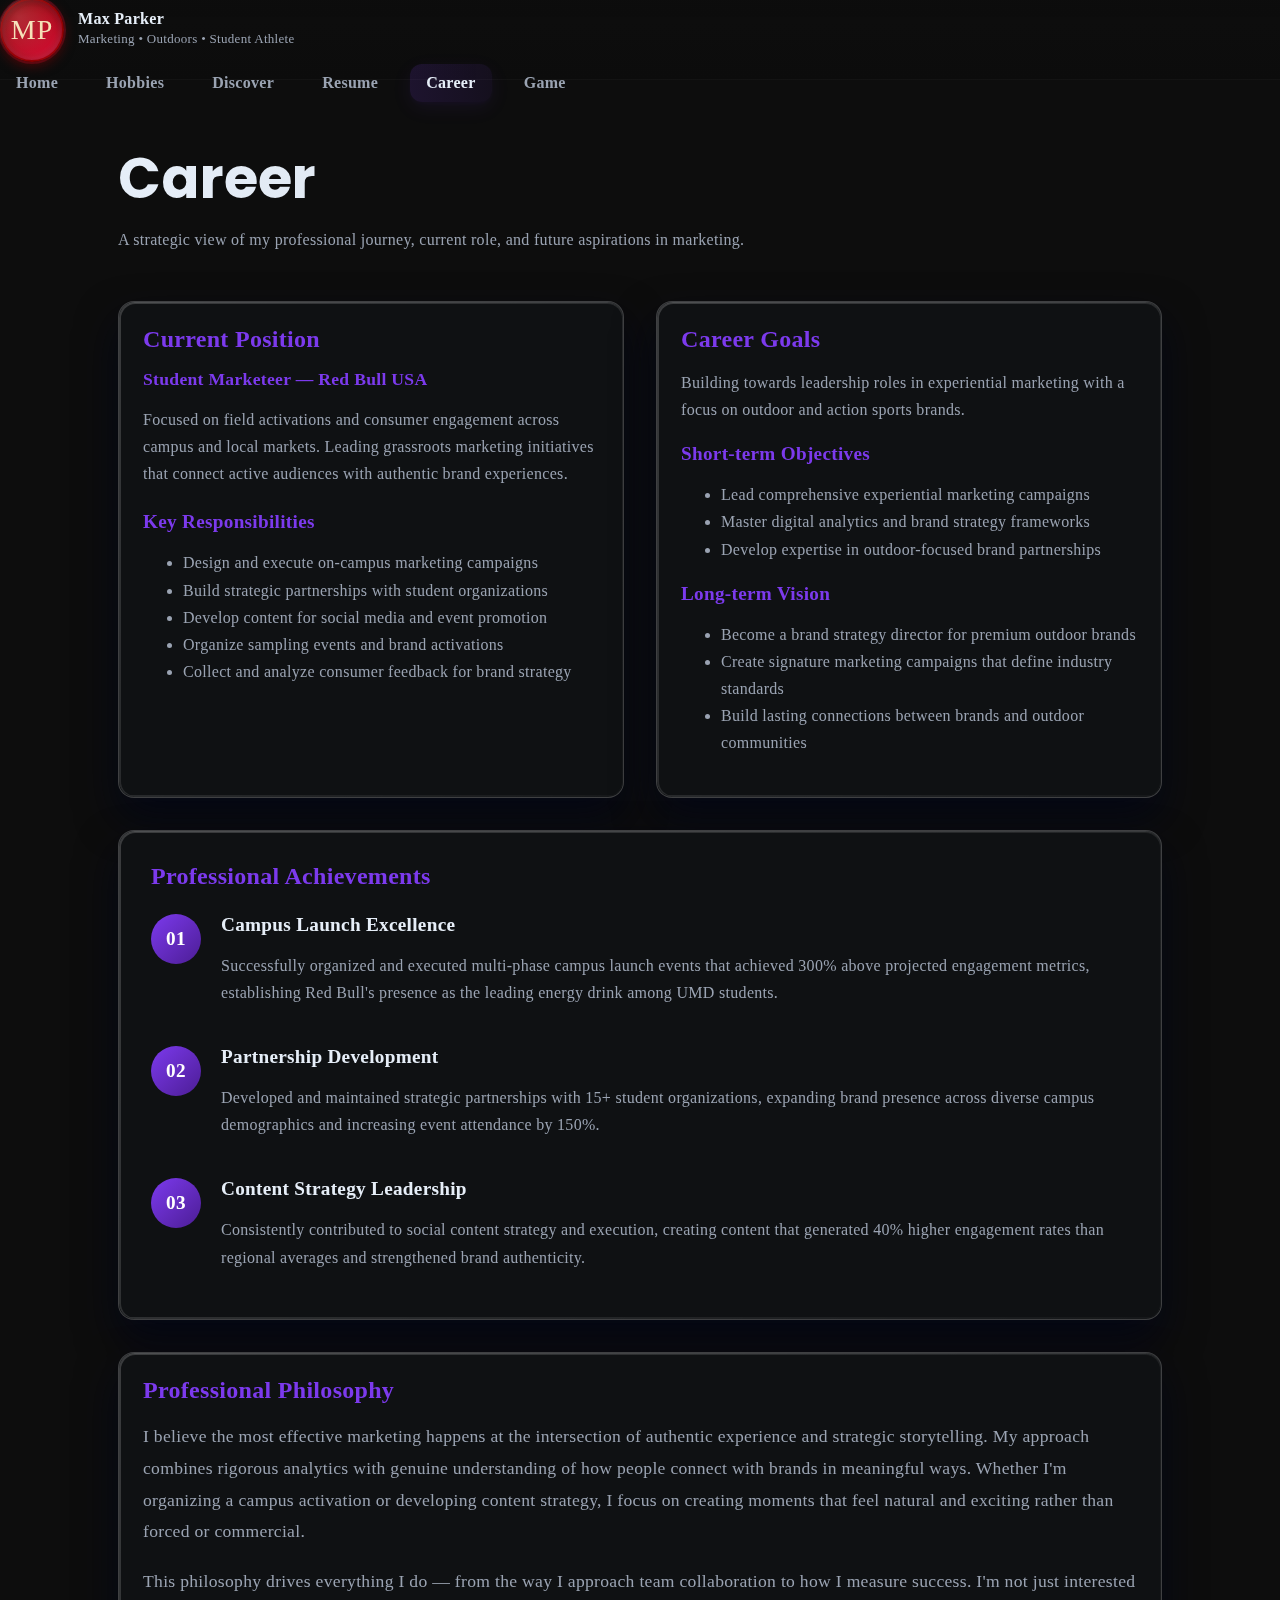
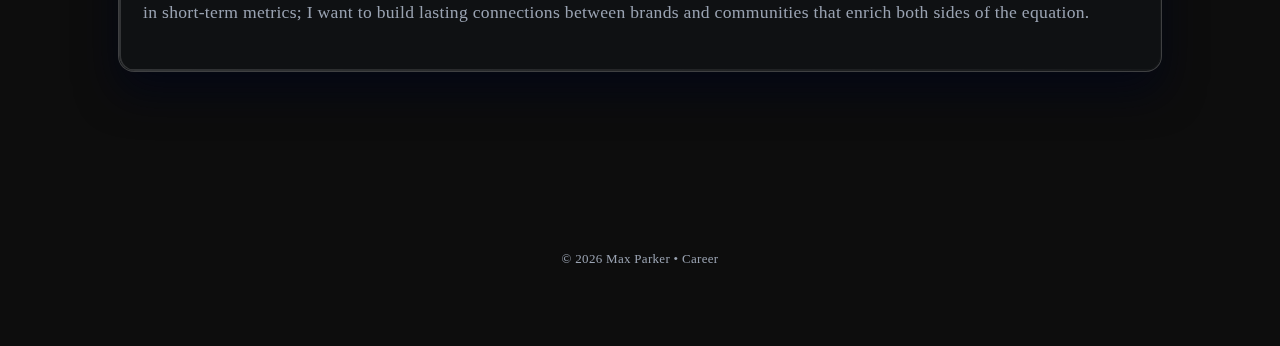
<file: career.html>
<!DOCTYPE html>
<html lang="en">
<head>
  <meta charset="utf-8" />
  <meta name="viewport" content="width=device-width,initial-scale=1" />
  <title>Career — Max Parker</title>
  <link href="https://fonts.googleapis.com/css2?family=Inter:wght@300;400;600;700&family=Poppins:wght@600;700&display=swap" rel="stylesheet">
  <link href="CSS/styles.css" rel="stylesheet">
</head>
<body>
  <div class="home-background"></div>
  <div class="wrap">
    <header>
      <div class="brand">
        <div class="logo">MP</div>
        <div>
          <div style="font-weight:700">Max Parker</div>
          <div class="muted small">Marketing • Outdoors • Student Athlete</div>
        </div>
      </div>

      <nav aria-label="Primary navigation" id="mainNav">
        <a class="nav-link" href="index.html">Home</a>
        <a class="nav-link" href="hobbies.html">Hobbies</a>
        <a class="nav-link" href="discover.html">Discover</a>
        <a class="nav-link" href="resume.html">Resume</a>
        <a class="nav-link active" href="career.html">Career</a>
        <a class="nav-link" href="game.html">Game</a>
      </nav>
    </header>

    <main style="margin-top: 120px;">
      <section>
        <h1 class="hero-title">Career</h1>
        <p class="muted">A strategic view of my professional journey, current role, and future aspirations in marketing.</p>

        <div class="grid-2" style="margin-top: 48px;">
          <div class="h-card">
            <h3>Current Position</h3>
            <div class="highlight" style="color: var(--accent); font-weight: 600; font-size: 1.1rem; margin: 12px 0;">
              Student Marketeer — Red Bull USA
            </div>
            <p class="muted">Focused on field activations and consumer engagement across campus and local markets. Leading grassroots marketing initiatives that connect active audiences with authentic brand experiences.</p>
            
            <h4 style="margin-top: 24px; color: var(--accent);">Key Responsibilities</h4>
            <ul class="muted">
              <li>Design and execute on-campus marketing campaigns</li>
              <li>Build strategic partnerships with student organizations</li>
              <li>Develop content for social media and event promotion</li>
              <li>Organize sampling events and brand activations</li>
              <li>Collect and analyze consumer feedback for brand strategy</li>
            </ul>
          </div>

          <div class="h-card">
            <h3>Career Goals</h3>
            <p class="muted">Building towards leadership roles in experiential marketing with a focus on outdoor and action sports brands.</p>
            
            <div style="margin-top: 20px;">
              <h4 style="color: var(--accent);">Short-term Objectives</h4>
              <ul class="muted">
                <li>Lead comprehensive experiential marketing campaigns</li>
                <li>Master digital analytics and brand strategy frameworks</li>
                <li>Develop expertise in outdoor-focused brand partnerships</li>
              </ul>
              
              <h4 style="margin-top: 20px; color: var(--accent);">Long-term Vision</h4>
              <ul class="muted">
                <li>Become a brand strategy director for premium outdoor brands</li>
                <li>Create signature marketing campaigns that define industry standards</li>
                <li>Build lasting connections between brands and outdoor communities</li>
              </ul>
            </div>
          </div>
        </div>

        <div class="h-card" style="margin-top: 32px; padding: 32px;">
          <h3>Professional Achievements</h3>
          <div class="achievements-grid">
            <div class="achievement-item">
              <div class="achievement-number">01</div>
              <div class="achievement-content">
                <h4>Campus Launch Excellence</h4>
                <p class="muted">Successfully organized and executed multi-phase campus launch events that achieved 300% above projected engagement metrics, establishing Red Bull's presence as the leading energy drink among UMD students.</p>
              </div>
            </div>
            
            <div class="achievement-item">
              <div class="achievement-number">02</div>
              <div class="achievement-content">
                <h4>Partnership Development</h4>
                <p class="muted">Developed and maintained strategic partnerships with 15+ student organizations, expanding brand presence across diverse campus demographics and increasing event attendance by 150%.</p>
              </div>
            </div>
            
            <div class="achievement-item">
              <div class="achievement-number">03</div>
              <div class="achievement-content">
                <h4>Content Strategy Leadership</h4>
                <p class="muted">Consistently contributed to social content strategy and execution, creating content that generated 40% higher engagement rates than regional averages and strengthened brand authenticity.</p>
              </div>
            </div>
          </div>
        </div>

        <div class="h-card" style="margin-top: 32px;">
          <h3>Professional Philosophy</h3>
          <p class="muted" style="line-height: 1.8; font-size: 1.1rem;">
            I believe the most effective marketing happens at the intersection of authentic experience and strategic storytelling. My approach combines rigorous analytics with genuine understanding of how people connect with brands in meaningful ways. Whether I'm organizing a campus activation or developing content strategy, I focus on creating moments that feel natural and exciting rather than forced or commercial.
          </p>
          <p class="muted" style="line-height: 1.8; font-size: 1.1rem; margin-top: 16px;">
            This philosophy drives everything I do — from the way I approach team collaboration to how I measure success. I'm not just interested in short-term metrics; I want to build lasting connections between brands and communities that enrich both sides of the equation.
          </p>
        </div>
      </section>
    </main>

    <footer>
      <div class="muted small">© <span id="year"></span> Max Parker • Career</div>
    </footer>
  </div>

  <script>
    document.getElementById('year').textContent = new Date().getFullYear();
  </script>
</body>
</html>
</file>
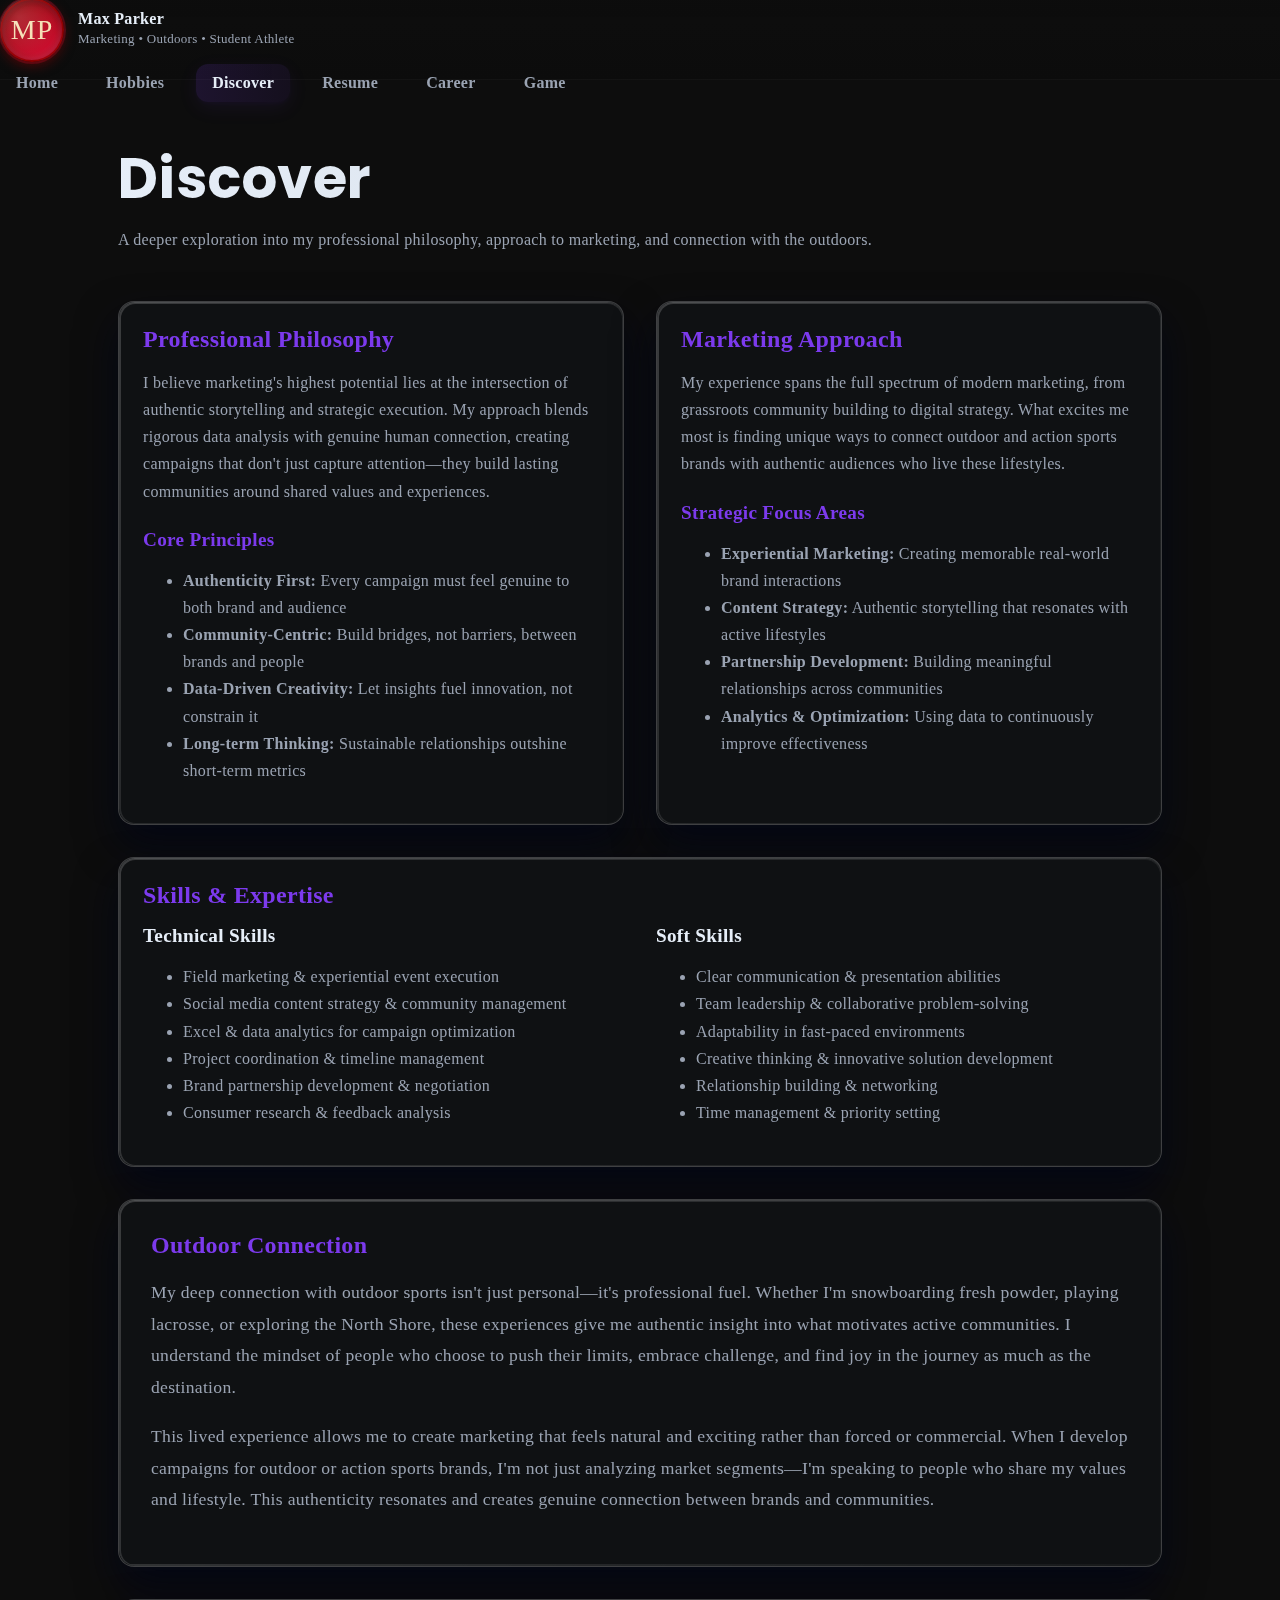
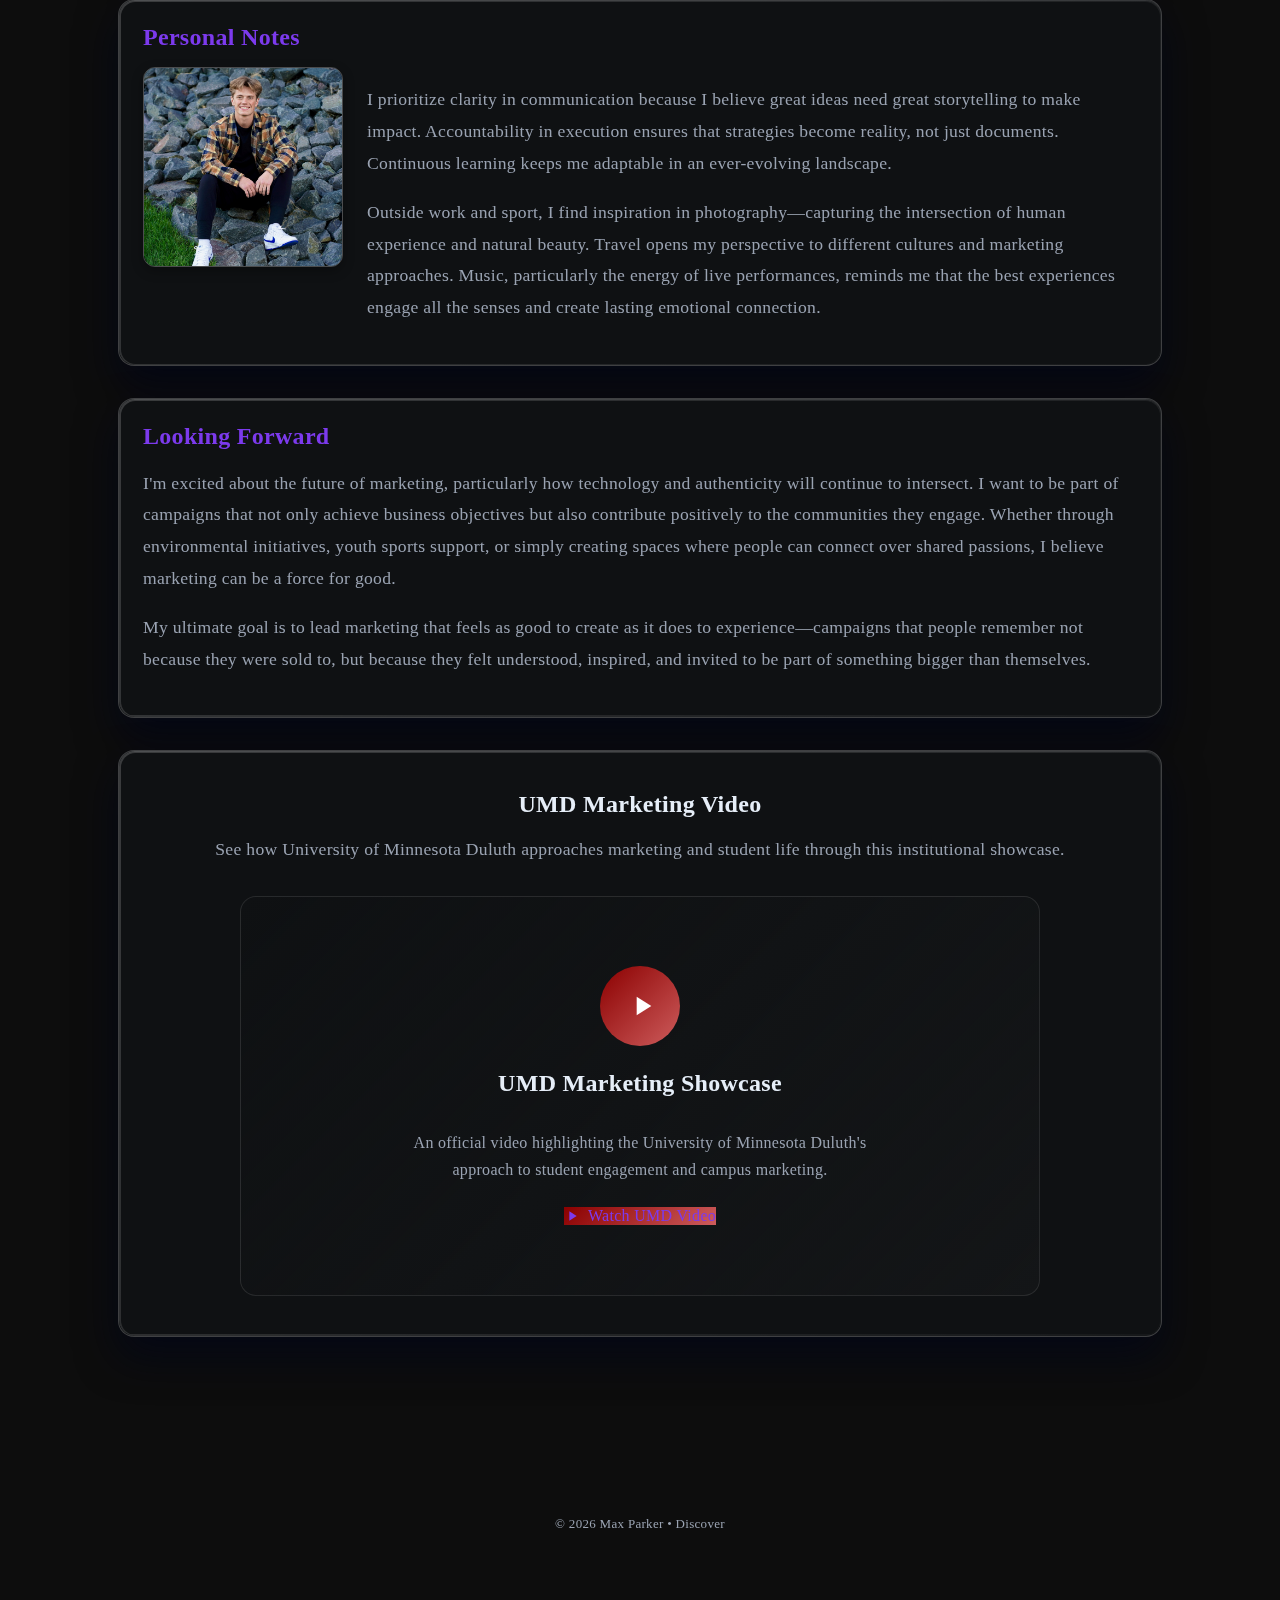
<file: discover.html>
<!DOCTYPE html>
<html lang="en">
<head>
  <meta charset="utf-8" />
  <meta name="viewport" content="width=device-width,initial-scale=1" />
  <title>Discover — Max Parker</title>
  <link href="https://fonts.googleapis.com/css2?family=Inter:wght@300;400;600;700&family=Poppins:wght@600;700&display=swap" rel="stylesheet">
  <link href="CSS/styles.css" rel="stylesheet">
  <style>
    /* Video section styles */
    .video-card {
      transition: all 0.3s ease;
    }
    
    .video-card:hover {
      transform: translateY(-5px);
      box-shadow: 0 10px 30px rgba(0, 0, 0, 0.3);
      border-color: rgba(124, 58, 237, 0.3);
    }
    
    .video-icon {
      transition: all 0.3s ease;
    }
    
    .video-card:hover .video-icon {
      transform: scale(1.1);
      box-shadow: 0 0 20px rgba(139, 0, 0, 0.4);
    }

    @media (max-width: 768px) {
      .video-card {
        padding: 40px 24px;
        min-height: 350px;
      }
      
      .video-icon {
        width: 60px;
        height: 60px;
        margin-bottom: 20px;
      }
      
      .video-icon svg {
        width: 24px;
        height: 24px;
      }
    }
  </style>
</head>
<body>
  <div class="home-background"></div>
  <div class="wrap">
    <header>
      <div class="brand">
        <div class="logo">MP</div>
        <div>
          <div style="font-weight:700">Max Parker</div>
          <div class="muted small">Marketing • Outdoors • Student Athlete</div>
        </div>
      </div>

      <nav aria-label="Primary navigation" id="mainNav">
        <a class="nav-link" href="index.html">Home</a>
        <a class="nav-link" href="hobbies.html">Hobbies</a>
        <a class="nav-link active" href="discover.html">Discover</a>
        <a class="nav-link" href="resume.html">Resume</a>
        <a class="nav-link" href="career.html">Career</a>
        <a class="nav-link" href="game.html">Game</a>
      </nav>
    </header>

    <main style="margin-top: 120px;">
      <section>
        <h1 class="hero-title">Discover</h1>
        <p class="muted">A deeper exploration into my professional philosophy, approach to marketing, and connection with the outdoors.</p>

        <div class="grid-2" style="margin-top: 48px;">
          <div class="h-card">
            <h3>Professional Philosophy</h3>
            <p class="muted">I believe marketing's highest potential lies at the intersection of authentic storytelling and strategic execution. My approach blends rigorous data analysis with genuine human connection, creating campaigns that don't just capture attention—they build lasting communities around shared values and experiences.</p>
            
            <h4 style="margin-top: 24px; color: var(--accent);">Core Principles</h4>
            <ul class="muted">
              <li><strong>Authenticity First:</strong> Every campaign must feel genuine to both brand and audience</li>
              <li><strong>Community-Centric:</strong> Build bridges, not barriers, between brands and people</li>
              <li><strong>Data-Driven Creativity:</strong> Let insights fuel innovation, not constrain it</li>
              <li><strong>Long-term Thinking:</strong> Sustainable relationships outshine short-term metrics</li>
            </ul>
          </div>

          <div class="h-card">
            <h3>Marketing Approach</h3>
            <p class="muted">My experience spans the full spectrum of modern marketing, from grassroots community building to digital strategy. What excites me most is finding unique ways to connect outdoor and action sports brands with authentic audiences who live these lifestyles.</p>
            
            <h4 style="margin-top: 24px; color: var(--accent);">Strategic Focus Areas</h4>
            <ul class="muted">
              <li><strong>Experiential Marketing:</strong> Creating memorable real-world brand interactions</li>
              <li><strong>Content Strategy:</strong> Authentic storytelling that resonates with active lifestyles</li>
              <li><strong>Partnership Development:</strong> Building meaningful relationships across communities</li>
              <li><strong>Analytics & Optimization:</strong> Using data to continuously improve effectiveness</li>
            </ul>
          </div>
        </div>

        <div class="h-card" style="margin-top: 32px;">
          <h3>Skills & Expertise</h3>
          <div class="grid-2">
            <div>
              <h4 style="color: var(--text);">Technical Skills</h4>
              <ul class="muted">
                <li>Field marketing & experiential event execution</li>
                <li>Social media content strategy & community management</li>
                <li>Excel & data analytics for campaign optimization</li>
                <li>Project coordination & timeline management</li>
                <li>Brand partnership development & negotiation</li>
                <li>Consumer research & feedback analysis</li>
              </ul>
            </div>
            <div>
              <h4 style="color: var(--text);">Soft Skills</h4>
              <ul class="muted">
                <li>Clear communication & presentation abilities</li>
                <li>Team leadership & collaborative problem-solving</li>
                <li>Adaptability in fast-paced environments</li>
                <li>Creative thinking & innovative solution development</li>
                <li>Relationship building & networking</li>
                <li>Time management & priority setting</li>
              </ul>
            </div>
          </div>
        </div>

        <div class="h-card" style="margin-top: 32px; padding: 32px;">
          <h3>Outdoor Connection</h3>
          <p class="muted" style="line-height: 1.8; font-size: 1.1rem;">
            My deep connection with outdoor sports isn't just personal—it's professional fuel. Whether I'm snowboarding fresh powder, playing lacrosse, or exploring the North Shore, these experiences give me authentic insight into what motivates active communities. I understand the mindset of people who choose to push their limits, embrace challenge, and find joy in the journey as much as the destination.
          </p>
          <p class="muted" style="line-height: 1.8; font-size: 1.1rem; margin-top: 16px;">
            This lived experience allows me to create marketing that feels natural and exciting rather than forced or commercial. When I develop campaigns for outdoor or action sports brands, I'm not just analyzing market segments—I'm speaking to people who share my values and lifestyle. This authenticity resonates and creates genuine connection between brands and communities.
          </p>
        </div>

        <div class="h-card" style="margin-top: 32px;">
          <h3>Personal Notes</h3>
          <div style="display: grid; grid-template-columns: auto 1fr; gap: 24px; align-items: start;">
            <img src="media/prof1.jpg" alt="Max Parker portrait" class="portrait" style="width: 200px; height: 200px; object-fit: cover; border-radius: 12px;">
            <div>
              <p class="muted" style="line-height: 1.8; font-size: 1.1rem;">
                I prioritize clarity in communication because I believe great ideas need great storytelling to make impact. Accountability in execution ensures that strategies become reality, not just documents. Continuous learning keeps me adaptable in an ever-evolving landscape.
              </p>
              <p class="muted" style="line-height: 1.8; font-size: 1.1rem; margin-top: 16px;">
                Outside work and sport, I find inspiration in photography—capturing the intersection of human experience and natural beauty. Travel opens my perspective to different cultures and marketing approaches. Music, particularly the energy of live performances, reminds me that the best experiences engage all the senses and create lasting emotional connection.
              </p>
            </div>
          </div>
        </div>

        <div class="h-card" style="margin-top: 32px;">
          <h3>Looking Forward</h3>
          <p class="muted" style="line-height: 1.8; font-size: 1.1rem;">
            I'm excited about the future of marketing, particularly how technology and authenticity will continue to intersect. I want to be part of campaigns that not only achieve business objectives but also contribute positively to the communities they engage. Whether through environmental initiatives, youth sports support, or simply creating spaces where people can connect over shared passions, I believe marketing can be a force for good.
          </p>
          <p class="muted" style="line-height: 1.8; font-size: 1.1rem; margin-top: 16px;">
            My ultimate goal is to lead marketing that feels as good to create as it does to experience—campaigns that people remember not because they were sold to, but because they felt understood, inspired, and invited to be part of something bigger than themselves.
          </p>
        </div>

        <div class="h-card" style="margin-top: 32px; text-align: center; padding: 40px;">
          <h2>UMD Marketing Video</h2>
          <p class="muted" style="margin-bottom: 32px; font-size: 1.1rem; line-height: 1.6;">
            See how University of Minnesota Duluth approaches marketing and student life through this institutional showcase.
          </p>
          
          <div style="position: relative; max-width: 800px; margin: 0 auto;">
            <div class="video-card" style="background: linear-gradient(135deg, var(--surface), rgba(255,255,255,0.02)); border: 1px solid rgba(255,255,255,0.1); border-radius: 16px; padding: 60px 40px; min-height: 400px; display: flex; flex-direction: column; align-items: center; justify-content: center;">
              <div class="video-icon" style="width: 80px; height: 80px; background: linear-gradient(135deg, #8B0000, #CD5C5C); border-radius: 50%; display: flex; align-items: center; justify-content: center; margin-bottom: 24px;">
                <svg width="32" height="32" viewBox="0 0 24 24" fill="white" style="margin-left: 4px;">
                  <path d="M8 5v14l11-7z"/>
                </svg>
              </div>
              <h3 style="color: var(--text); margin-bottom: 16px;">UMD Marketing Showcase</h3>
              <p class="muted" style="max-width: 500px; margin-bottom: 24px;">
                An official video highlighting the University of Minnesota Duluth's approach to student engagement and campus marketing.
              </p>
              <a href="#" class="cta-primary" style="text-decoration: none; display: inline-flex; align-items: center; gap: 8px; background: linear-gradient(135deg, #8B0000, #CD5C5C);">
                <svg width="16" height="16" viewBox="0 0 24 24" fill="currentColor">
                  <path d="M8 5v14l11-7z"/>
                </svg>
                Watch UMD Video
              </a>
            </div>
          </div>
        </div>
      </section>
    </main>

    <footer>
      <div class="muted small">© <span id="year"></span> Max Parker • Discover</div>
    </footer>
  </div>

  <script>
    document.getElementById('year').textContent = new Date().getFullYear();
  </script>
</body>
</html>
</file>
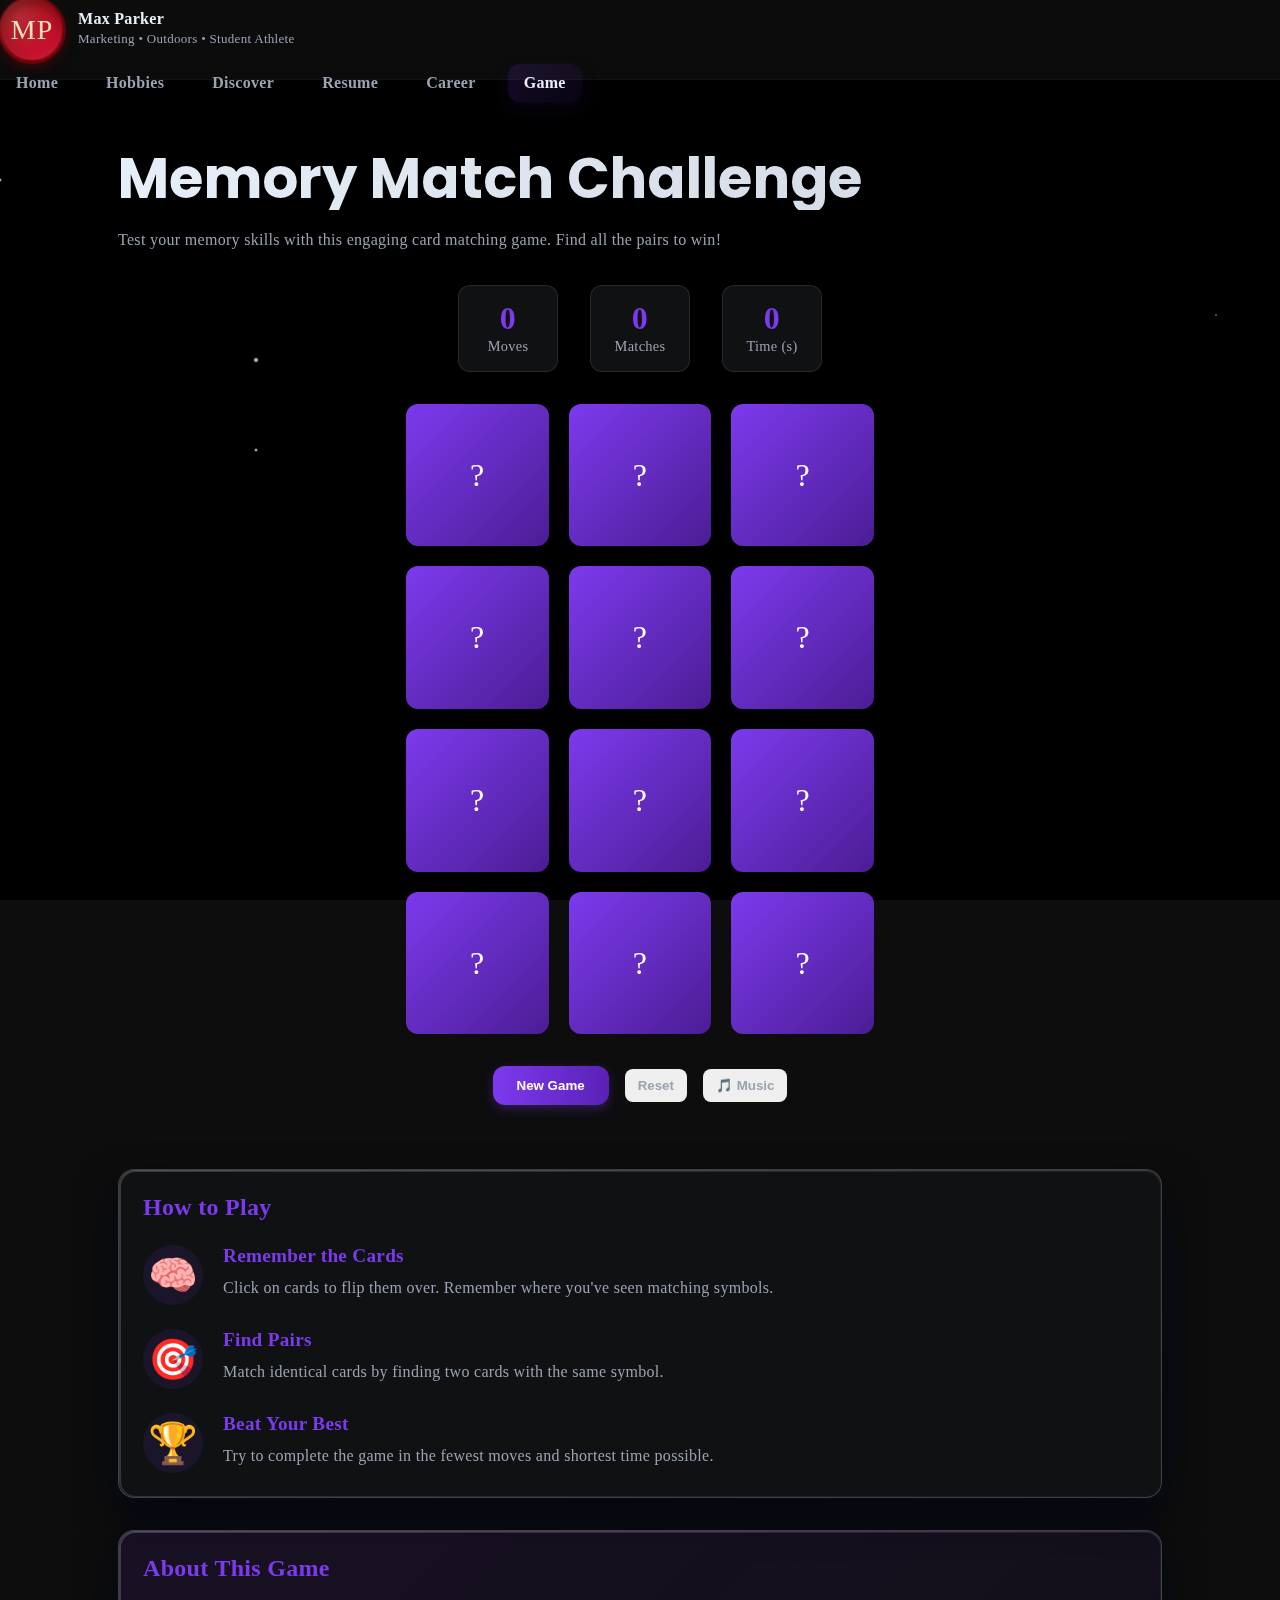
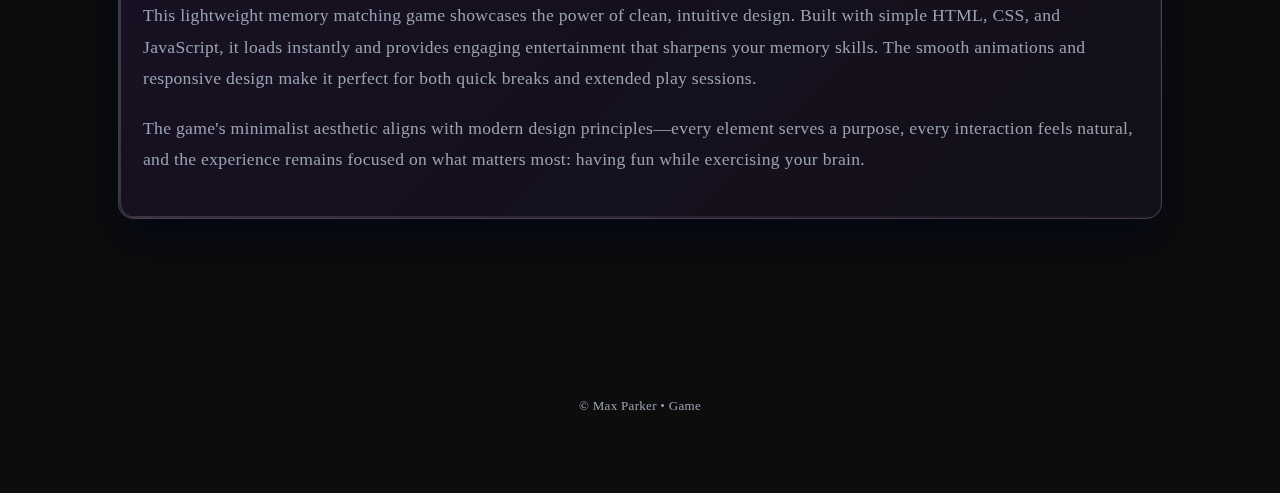
<file: game.html>
<!DOCTYPE html>
<html lang="en">
<head>
  <meta charset="utf-8" />
  <meta name="viewport" content="width=device-width,initial-scale=1" />
  <title>Game — Max Parker</title>
  <link href="https://fonts.googleapis.com/css2?family=Inter:wght@300;400;600;700&family=Poppins:wght@600;700&display=swap" rel="stylesheet">
  <link href="CSS/styles.css" rel="stylesheet">
</head>
<body>
  <div class="wrap">
    <header>
      <div class="brand">
        <div class="logo">MP</div>
        <div>
          <div style="font-weight:700">Max Parker</div>
          <div class="muted small">Marketing • Outdoors • Student Athlete</div>
        </div>
      </div>

      <nav aria-label="Primary navigation" id="mainNav">
        <a class="nav-link" href="index.html">Home</a>
        <a class="nav-link" href="hobbies.html">Hobbies</a>
        <a class="nav-link" href="discover.html">Discover</a>
        <a class="nav-link" href="resume.html">Resume</a>
        <a class="nav-link" href="career.html">Career</a>
        <a class="nav-link active" href="game.html">Game</a>
      </nav>
    </header>

    <main style="margin-top: 120px;">
      <section>
        <h1 class="hero-title">Memory Match Challenge</h1>
        <p class="muted">Test your memory skills with this engaging card matching game. Find all the pairs to win!</p>

        <div class="game-container">
          <div class="game-stats">
            <div class="stat">
              <span class="stat-number" id="moves">0</span>
              <span class="stat-label">Moves</span>
            </div>
            <div class="stat">
              <span class="stat-number" id="matches">0</span>
              <span class="stat-label">Matches</span>
            </div>
            <div class="stat">
              <span class="stat-number" id="time">0</span>
              <span class="stat-label">Time (s)</span>
            </div>
          </div>

          <div class="memory-game" id="memoryGame">
            <!-- Cards will be generated by JavaScript -->
          </div>

          <div class="game-controls">
            <button class="btn" id="newGame">New Game</button>
            <button class="nav-link" id="resetGame" style="padding:8px 12px;border-radius:8px;border:1px solid rgba(255,255,255,0.04)">Reset</button>
            <button class="nav-link" id="toggleMusic" style="padding:8px 12px;border-radius:8px;border:1px solid rgba(255,255,255,0.04)">🎵 Music</button>
          </div>
        </div>

        <div class="h-card" style="margin-top: 48px;">
          <h3>How to Play</h3>
          <div class="game-instructions">
            <div class="instruction-item">
              <div class="instruction-icon">🧠</div>
              <div class="instruction-content">
                <h4>Remember the Cards</h4>
                <p class="muted">Click on cards to flip them over. Remember where you've seen matching symbols.</p>
              </div>
            </div>
            <div class="instruction-item">
              <div class="instruction-icon">🎯</div>
              <div class="instruction-content">
                <h4>Find Pairs</h4>
                <p class="muted">Match identical cards by finding two cards with the same symbol.</p>
              </div>
            </div>
            <div class="instruction-item">
              <div class="instruction-icon">🏆</div>
              <div class="instruction-content">
                <h4>Beat Your Best</h4>
                <p class="muted">Try to complete the game in the fewest moves and shortest time possible.</p>
              </div>
            </div>
          </div>
        </div>

        <div class="h-card" style="margin-top: 32px; background: linear-gradient(135deg, rgba(124, 58, 237, 0.1), rgba(124, 58, 237, 0.05));">
          <h3>About This Game</h3>
          <p class="muted" style="line-height: 1.8; font-size: 1.1rem;">
            This lightweight memory matching game showcases the power of clean, intuitive design. Built with simple HTML, CSS, and JavaScript, it loads instantly and provides engaging entertainment that sharpens your memory skills. The smooth animations and responsive design make it perfect for both quick breaks and extended play sessions.
          </p>
          <p class="muted" style="line-height: 1.8; font-size: 1.1rem; margin-top: 16px;">
            The game's minimalist aesthetic aligns with modern design principles—every element serves a purpose, every interaction feels natural, and the experience remains focused on what matters most: having fun while exercising your brain.
          </p>
        </div>
      </section>
    </main>

    <footer>
      <div class="muted small">© <span id="year"></span> Max Parker • Game</div>
    </footer>
  </div>

  <script>
    // Memory Match Game Logic with Fixed Symbol Pairs
    const symbols = [
      '🐶', '🐱', '🍕', '🚗', '⛷️', '⛰️' // 6 unique symbols
    ]; // Each symbol will appear twice

    let firstCard = null;
    let secondCard = null;
    let lockBoard = false;
    let moves = 0;
    let matches = 0;
    let time = 0;
    let gameStarted = false;
    let timerInterval = null;
    let isMusicPlaying = false;

    // Sound Effects using Web Audio API
    const audioContext = new (window.AudioContext || window.webkitAudioContext)();

    // Background Music Variables
    let backgroundOscillator = null;
    let backgroundGainNode = null;

    function playFlipSound() {
      const oscillator = audioContext.createOscillator();
      const gainNode = audioContext.createGain();
      
      oscillator.connect(gainNode);
      gainNode.connect(audioContext.destination);
      
      oscillator.frequency.setValueAtTime(400, audioContext.currentTime);
      oscillator.frequency.exponentialRampToValueAtTime(600, audioContext.currentTime + 0.1);
      
      gainNode.gain.setValueAtTime(0.1, audioContext.currentTime);
      gainNode.gain.exponentialRampToValueAtTime(0.01, audioContext.currentTime + 0.1);
      
      oscillator.start(audioContext.currentTime);
      oscillator.stop(audioContext.currentTime + 0.1);
    }

    function playSuccessSound() {
      const oscillator = audioContext.createOscillator();
      const gainNode = audioContext.createGain();
      
      oscillator.connect(gainNode);
      gainNode.connect(audioContext.destination);
      
      oscillator.frequency.setValueAtTime(400, audioContext.currentTime);
      oscillator.frequency.exponentialRampToValueAtTime(800, audioContext.currentTime + 0.2);
      
      gainNode.gain.setValueAtTime(0.2, audioContext.currentTime);
      gainNode.gain.exponentialRampToValueAtTime(0.01, audioContext.currentTime + 0.2);
      
      oscillator.start(audioContext.currentTime);
      oscillator.stop(audioContext.currentTime + 0.2);
    }

    function playFailureSound() {
      const oscillator = audioContext.createOscillator();
      const gainNode = audioContext.createGain();
      
      oscillator.connect(gainNode);
      gainNode.connect(audioContext.destination);
      
      oscillator.frequency.setValueAtTime(200, audioContext.currentTime);
      oscillator.frequency.exponentialRampToValueAtTime(100, audioContext.currentTime + 0.3);
      
      gainNode.gain.setValueAtTime(0.15, audioContext.currentTime);
      gainNode.gain.exponentialRampToValueAtTime(0.01, audioContext.currentTime + 0.3);
      
      oscillator.start(audioContext.currentTime);
      oscillator.stop(audioContext.currentTime + 0.3);
    }

    function toggleBackgroundMusic() {
      const toggleBtn = document.getElementById('toggleMusic');
      
      if (!isMusicPlaying) {
        startBackgroundMusic();
        toggleBtn.textContent = '🔇 Mute';
        toggleBtn.style.background = 'rgba(124, 58, 237, 0.2)';
        isMusicPlaying = true;
      } else {
        stopBackgroundMusic();
        toggleBtn.textContent = '🎵 Music';
        toggleBtn.style.background = '';
        isMusicPlaying = false;
      }
    }

    function startBackgroundMusic() {
      try {
        backgroundOscillator = audioContext.createOscillator();
        backgroundGainNode = audioContext.createGain();
        
        backgroundOscillator.connect(backgroundGainNode);
        backgroundGainNode.connect(audioContext.destination);
        
        // Create a gentle ambient background tone
        backgroundOscillator.frequency.setValueAtTime(220, audioContext.currentTime);
        backgroundGainNode.gain.setValueAtTime(0.05, audioContext.currentTime);
        
        backgroundOscillator.start();
        
        // Add subtle frequency modulation for a more musical feel
        setInterval(() => {
          if (backgroundOscillator) {
            const newFreq = 220 + Math.sin(Date.now() * 0.001) * 10;
            backgroundOscillator.frequency.setValueAtTime(newFreq, audioContext.currentTime);
          }
        }, 100);
      } catch (error) {
        console.log('Background music not supported in this browser');
      }
    }

    function stopBackgroundMusic() {
      if (backgroundOscillator) {
        try {
          backgroundOscillator.stop();
        } catch (error) {
          // Oscillator might already be stopped
        }
        backgroundOscillator = null;
        backgroundGainNode = null;
      }
    }

    const memoryGame = document.getElementById('memoryGame');
    const movesDisplay = document.getElementById('moves');
    const matchesDisplay = document.getElementById('matches');
    const timeDisplay = document.getElementById('time');
    const newGameBtn = document.getElementById('newGame');
    const resetGameBtn = document.getElementById('resetGame');
    const toggleMusicBtn = document.getElementById('toggleMusic');

    function shuffleArray(array) {
      for (let i = array.length - 1; i > 0; i--) {
        const j = Math.floor(Math.random() * (i + 1));
        [array[i], array[j]] = [array[j], array[i]];
      }
      return array;
    }

    function createCard(symbol, index) {
      return `
        <div class="memory-card" data-symbol="${symbol}" data-index="${index}">
          <div class="card-face card-front">?</div>
          <div class="card-face card-back">${symbol}</div>
        </div>
      `;
    }

    function initializeGame() {
      // Reset game state
      firstCard = null;
      secondCard = null;
      lockBoard = false;
      moves = 0;
      matches = 0;
      time = 0;
      gameStarted = false;

      // Clear timer
      if (timerInterval) {
        clearInterval(timerInterval);
      }

      // Update displays
      movesDisplay.textContent = moves;
      matchesDisplay.textContent = matches;
      timeDisplay.textContent = time;

      // Clear any existing win message
      const existingWinMessage = document.querySelector('.win-message');
      if (existingWinMessage) {
        existingWinMessage.remove();
      }

      // Create pairs by duplicating each symbol
      const cardSymbols = [];
      symbols.forEach(symbol => {
        cardSymbols.push(symbol, symbol); // Add each symbol twice
      });

      // Generate new game board
      const shuffledSymbols = shuffleArray([...cardSymbols]);
      const gameHTML = shuffledSymbols.map((symbol, index) => createCard(symbol, index)).join('');
      memoryGame.innerHTML = gameHTML;

      // Add event listeners to cards
      const cards = document.querySelectorAll('.memory-card');
      cards.forEach(card => {
        card.addEventListener('click', flipCard);
      });
    }

    function resetGame() {
      // Keep the same card layout but reset stats
      moves = 0;
      matches = 0;
      time = 0;
      gameStarted = false;

      // Clear timer
      if (timerInterval) {
        clearInterval(timerInterval);
      }

      // Update displays
      movesDisplay.textContent = moves;
      matchesDisplay.textContent = matches;
      timeDisplay.textContent = time;

      // Remove flipped and matched classes from all cards
      const cards = document.querySelectorAll('.memory-card');
      cards.forEach(card => {
        card.classList.remove('flipped', 'matched');
      });

      // Reset game state variables
      firstCard = null;
      secondCard = null;
      lockBoard = false;
    }

    function flipCard() {
      if (lockBoard || this.classList.contains('flipped')) return;

      // Play flip sound
      playFlipSound();

      // Start timer on first move
      if (!gameStarted) {
        startTimer();
        gameStarted = true;
      }

      this.classList.add('flipped');

      if (!firstCard) {
        firstCard = this;
      } else {
        secondCard = this;
        moves++;
        movesDisplay.textContent = moves;
        checkForMatch();
      }
    }

    function checkForMatch() {
      const isMatch = firstCard.dataset.symbol === secondCard.dataset.symbol;

      if (isMatch) {
        // Play success sound
        playSuccessSound();
        
        firstCard.classList.add('matched');
        secondCard.classList.add('matched');
        matches++;
        matchesDisplay.textContent = matches;
        resetCards();

        // Check for game completion
        if (matches === symbols.length) { // 8 pairs
          setTimeout(() => {
            celebrateWin();
          }, 500);
        }
      } else {
        // Play failure sound
        playFailureSound();
        
        lockBoard = true;
        setTimeout(() => {
          firstCard.classList.remove('flipped');
          secondCard.classList.remove('flipped');
          resetCards();
        }, 1000);
      }
    }

    function resetCards() {
      [firstCard, secondCard] = [null, null];
      lockBoard = false;
    }

    function startTimer() {
      timerInterval = setInterval(() => {
        time++;
        timeDisplay.textContent = time;
      }, 1000);
    }

    function celebrateWin() {
      clearInterval(timerInterval);
      
      // Create win message
      const winMessage = document.createElement('div');
      winMessage.className = 'win-message';
      winMessage.innerHTML = `
        <h2>🎉 Congratulations! 🎉</h2>
        <p>You completed the game in:</p>
        <div class="win-stats">
          <span>${moves} moves</span>
          <span>${time} seconds</span>
        </div>
        <button class="btn" onclick="initializeGame()">Play Again</button>
      `;
      
      memoryGame.appendChild(winMessage);
      
      // Add celebration effect
      document.body.style.background = 'linear-gradient(45deg, #7c3aed, #ec4899)';
      setTimeout(() => {
        document.body.style.background = '';
      }, 2000);
    }

    // Event listeners
    newGameBtn.addEventListener('click', initializeGame);
    resetGameBtn.addEventListener('click', resetGame);
    toggleMusicBtn.addEventListener('click', toggleBackgroundMusic);

    // Initialize game on page load
    initializeGame();
  </script>

  <style>
    /* Starry void background */
    body {
      background: #000000 !important;
      position: relative;
      overflow-x: hidden;
      min-height: 100vh;
    }

    body::before {
      content: '';
      position: fixed;
      top: 0;
      left: 0;
      width: 100%;
      height: 100%;
      background-image: 
        radial-gradient(3px 3px at 10% 20%, white, transparent),
        radial-gradient(2px 2px at 20% 30%, white, transparent),
        radial-gradient(2px 2px at 60% 70%, white, transparent),
        radial-gradient(1px 1px at 50% 50%, white, transparent),
        radial-gradient(2px 2px at 80% 10%, white, transparent),
        radial-gradient(3px 3px at 90% 60%, white, transparent),
        radial-gradient(1px 1px at 33% 80%, white, transparent),
        radial-gradient(2px 2px at 15% 90%, white, transparent),
        radial-gradient(2px 2px at 70% 40%, white, transparent),
        radial-gradient(1px 1px at 25% 15%, white, transparent),
        radial-gradient(2px 2px at 85% 85%, white, transparent),
        radial-gradient(1px 1px at 45% 25%, white, transparent),
        radial-gradient(2px 2px at 75% 55%, white, transparent),
        radial-gradient(1px 1px at 35% 65%, white, transparent),
        radial-gradient(3px 3px at 95% 35%, white, transparent),
        radial-gradient(1px 1px at 5% 75%, white, transparent),
        radial-gradient(2px 2px at 55% 95%, white, transparent),
        radial-gradient(1px 1px at 65% 5%, white, transparent),
        radial-gradient(2px 2px at 40% 60%, white, transparent),
        radial-gradient(1px 1px at 88% 45%, white, transparent);
      background-size: 200% 200%, 200% 200%, 300% 300%, 250% 250%, 200% 200%, 
                       300% 300%, 250% 250%, 200% 200%, 300% 300%, 250% 250%,
                       280% 280%, 220% 220%, 260% 260%, 240% 240%, 290% 290%,
                       270% 270%, 230% 230%, 210% 210%, 320% 320%, 310% 310%;
      background-position: 0% 0%, 40% 40%, 80% 80%, 20% 60%, 60% 20%,
                          10% 90%, 90% 10%, 50% 30%, 30% 70%, 70% 50%,
                          15% 45%, 85% 25%, 35% 85%, 65% 15%, 25% 55%,
                          75% 75%, 45% 35%, 55% 65%, 95% 5%, 5% 95%;
      animation: twinkle 4s ease-in-out infinite;
      pointer-events: none;
      z-index: 0;
    }

    @keyframes twinkle {
      0%, 100% { opacity: 1; }
      50% { opacity: 0.3; }
    }

    .wrap {
      position: relative;
      z-index: 1;
    }

    /* Override the game-container from styles.css */
    .game-container {
      max-width: 500px;
      margin: 0 auto;
      padding: 16px;
      height: auto !important;
      background: transparent !important;
      perspective: none !important;
      overflow: visible !important;
      box-shadow: none !important;
    }

    .game-stats {
      display: flex;
      gap: 32px;
      justify-content: center;
      margin-bottom: 32px;
    }

    .stat {
      text-align: center;
      padding: 16px;
      background: var(--surface);
      border: 1px solid rgba(255,255,255,0.1);
      border-radius: 12px;
      min-width: 100px;
    }

    .stat-number {
      display: block;
      font-size: 2rem;
      font-weight: 700;
      color: var(--accent);
      line-height: 1;
    }

    .stat-label {
      display: block;
      font-size: 0.9rem;
      color: var(--muted);
      margin-top: 4px;
    }

    .memory-game {
      display: grid;
      grid-template-columns: repeat(3, 1fr);
      gap: 20px;
      max-width: 600px;
      margin: 0 auto 32px;
      position: relative;
    }

    .memory-card {
      aspect-ratio: 1;
      cursor: pointer;
      position: relative;
      perspective: 1000px;
    }

    .card-face {
      position: absolute;
      width: 100%;
      height: 100%;
      border-radius: 12px;
      display: flex;
      align-items: center;
      justify-content: center;
      font-size: 2rem;
      transition: transform 0.6s;
      backface-visibility: hidden;
    }

    .card-front {
      background: linear-gradient(135deg, var(--accent), var(--accent-dark));
      color: white;
      transform: rotateY(0deg);
    }

    .card-back {
      background: rgba(255,255,255,0.1);
      border: 1px solid rgba(255,255,255,0.2);
      transform: rotateY(180deg);
    }

    .memory-card.flipped .card-front {
      transform: rotateY(180deg);
    }

    .memory-card.flipped .card-back {
      transform: rotateY(360deg);
    }

    .memory-card.matched .card-front {
      background: linear-gradient(135deg, #10b981, #059669);
      animation: pulse 0.6s ease-in-out;
    }

    @keyframes pulse {
      0%, 100% { transform: scale(1); }
      50% { transform: scale(1.1); }
    }

    .game-controls {
      display: flex;
      gap: 16px;
      justify-content: center;
      flex-wrap: wrap;
    }

    .win-message {
      position: absolute;
      top: 50%;
      left: 50%;
      transform: translate(-50%, -50%);
      background: var(--surface);
      border: 1px solid rgba(255,255,255,0.2);
      border-radius: 16px;
      padding: 32px;
      text-align: center;
      box-shadow: 0 20px 40px rgba(0,0,0,0.8);
      z-index: 100;
    }

    .win-message h2 {
      margin: 0 0 16px 0;
      color: var(--accent);
    }

    .win-stats {
      display: flex;
      gap: 24px;
      margin: 16px 0 24px;
      justify-content: center;
    }

    .win-stats span {
      background: rgba(124, 58, 237, 0.2);
      padding: 8px 16px;
      border-radius: 8px;
      font-weight: 600;
    }

    .game-instructions {
      display: grid;
      gap: 24px;
      margin-top: 24px;
    }

    .instruction-item {
      display: flex;
      gap: 20px;
      align-items: flex-start;
    }

    .instruction-icon {
      font-size: 2.5rem;
      width: 60px;
      height: 60px;
      display: flex;
      align-items: center;
      justify-content: center;
      background: rgba(124, 58, 237, 0.1);
      border-radius: 50%;
      flex-shrink: 0;
    }

    .instruction-content {
      flex: 1;
    }

    .instruction-content h4 {
      margin: 0 0 8px 0;
      color: var(--accent);
    }

    .instruction-content p {
      margin: 0;
      line-height: 1.6;
    }

    @media (max-width: 640px) {
      .memory-game {
        grid-template-columns: repeat(3, 1fr);
        gap: 12px;
      }

      .card-face {
        font-size: 1.5rem;
      }

      .game-stats {
        gap: 16px;
      }

      .stat {
        min-width: 80px;
      }

      .instruction-item {
        flex-direction: column;
        text-align: center;
      }

      .instruction-icon {
        align-self: center;
      }
    }
  </style>
</body>
</html>
</file>
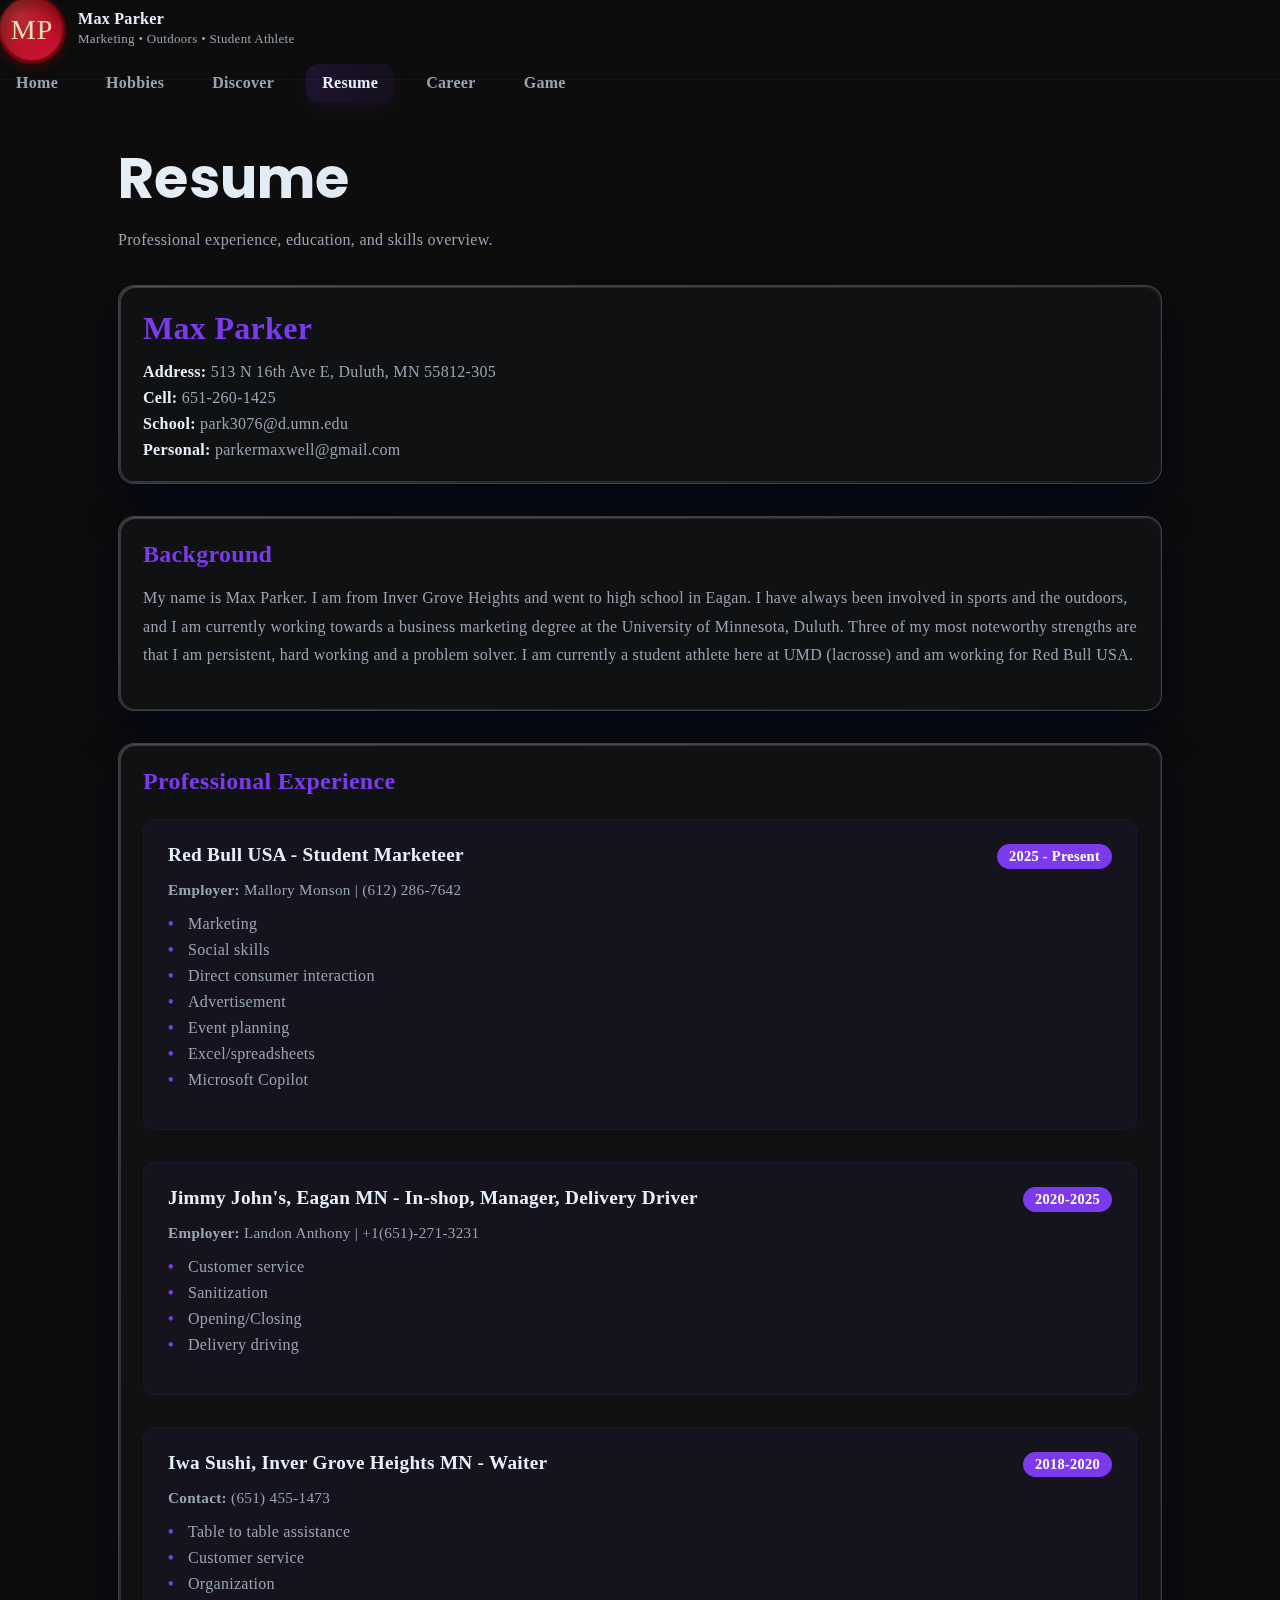
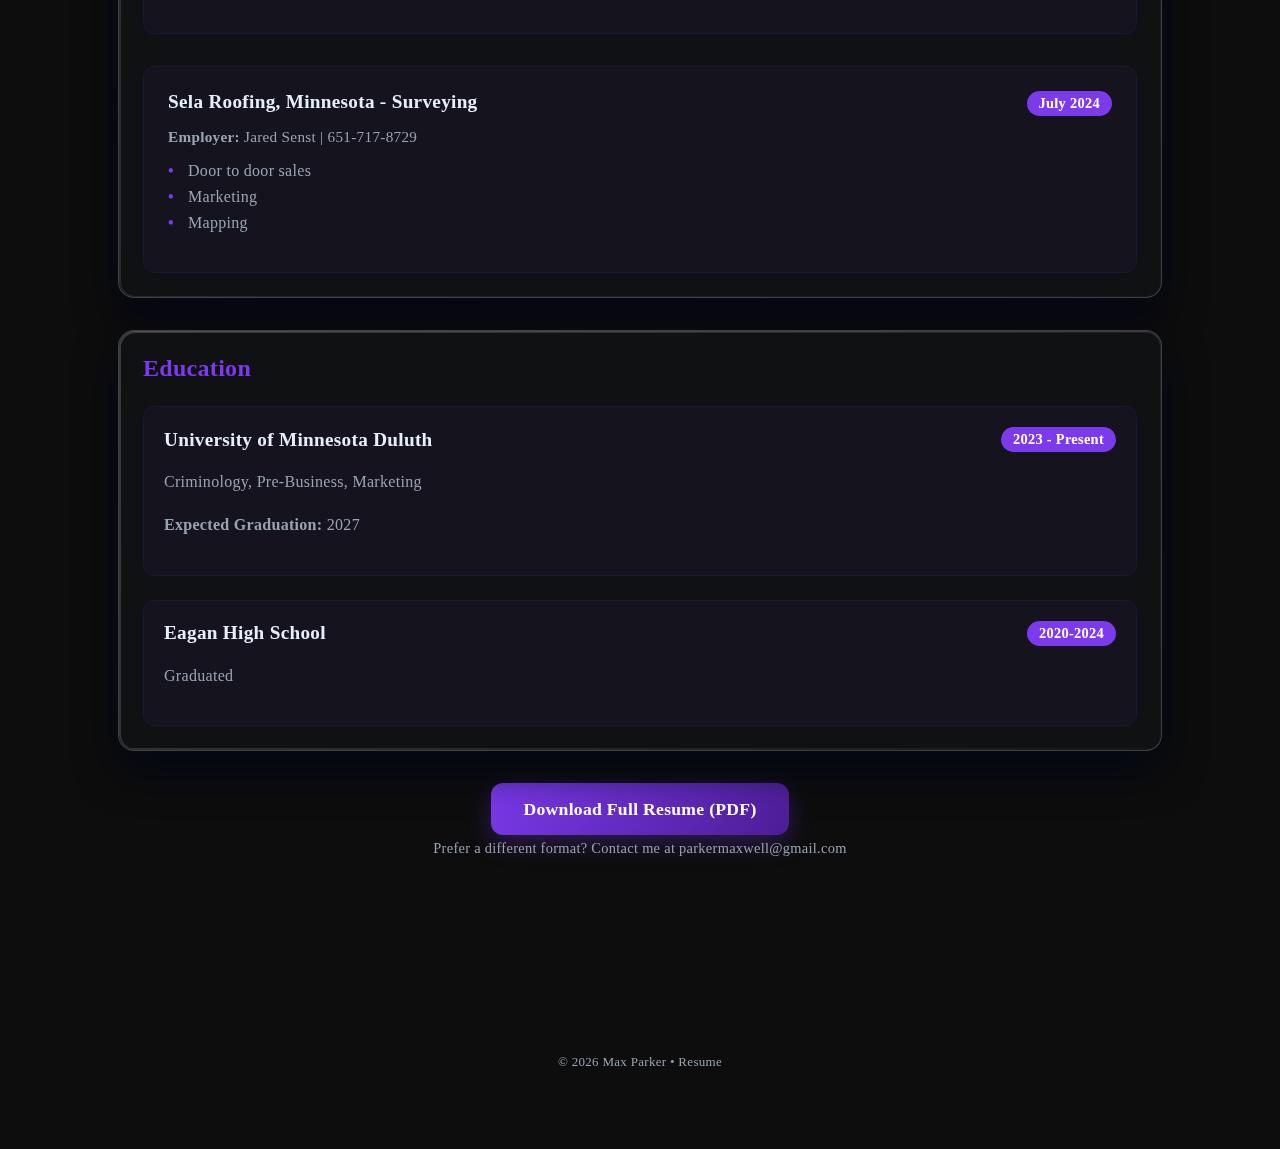
<file: resume.html>
<!DOCTYPE html>
<html lang="en">
<head>
  <meta charset="utf-8" />
  <meta name="viewport" content="width=device-width,initial-scale=1" />
  <title>Resume — Max Parker</title>
  <link href="https://fonts.googleapis.com/css2?family=Inter:wght@300;400;600;700&family=Poppins:wght@600;700&display=swap" rel="stylesheet">
  <link href="CSS/styles.css" rel="stylesheet">
</head>
<body>
  <div class="home-background"></div>
  <div class="wrap">
    <header>
      <div class="brand">
        <div class="logo">MP</div>
        <div>
          <div style="font-weight:700">Max Parker</div>
          <div class="muted small">Marketing • Outdoors • Student Athlete</div>
        </div>
      </div>

      <nav aria-label="Primary navigation" id="mainNav">
        <a class="nav-link" href="index.html">Home</a>
        <a class="nav-link" href="hobbies.html">Hobbies</a>
        <a class="nav-link" href="discover.html">Discover</a>
        <a class="nav-link active" href="resume.html">Resume</a>
        <a class="nav-link" href="career.html">Career</a>
        <a class="nav-link" href="game.html">Game</a>
      </nav>
    </header>

    <main style="margin-top: 120px;">
      <section>
        <h1 class="hero-title">Resume</h1>
        <p class="muted">Professional experience, education, and skills overview.</p>

        <div class="h-card" style="margin-top: 32px;">
          <div class="contact-info">
            <h3>Max Parker</h3>
            <div class="contact-details">
              <div class="contact-item">
                <strong>Address:</strong> 513 N 16th Ave E, Duluth, MN 55812-305
              </div>
              <div class="contact-item">
                <strong>Cell:</strong> 651-260-1425
              </div>
              <div class="contact-item">
                <strong>School:</strong> park3076@d.umn.edu
              </div>
              <div class="contact-item">
                <strong>Personal:</strong> parkermaxwell@gmail.com
              </div>
            </div>
          </div>
        </div>

        <div class="h-card" style="margin-top: 32px;">
          <h3>Background</h3>
          <p class="muted" style="line-height: 1.8;">
            My name is Max Parker. I am from Inver Grove Heights and went to high school in Eagan. I have always been involved in sports and the outdoors, and I am currently working towards a business marketing degree at the University of Minnesota, Duluth. Three of my most noteworthy strengths are that I am persistent, hard working and a problem solver. I am currently a student athlete here at UMD (lacrosse) and am working for Red Bull USA.
          </p>
        </div>

        <div class="h-card" style="margin-top: 32px;">
          <h3>Professional Experience</h3>
          
          <div class="experience-section">
            <div class="experience-item">
              <div class="experience-header">
                <h4>Red Bull USA - Student Marketeer</h4>
                <span class="experience-date">2025 - Present</span>
              </div>
              <div class="employer-info">
                <p><strong>Employer:</strong> Mallory Monson | (612) 286-7642</p>
              </div>
              <ul class="responsibilities">
                <li>Marketing</li>
                <li>Social skills</li>
                <li>Direct consumer interaction</li>
                <li>Advertisement</li>
                <li>Event planning</li>
                <li>Excel/spreadsheets</li>
                <li>Microsoft Copilot</li>
              </ul>
            </div>

            <div class="experience-item">
              <div class="experience-header">
                <h4>Jimmy John's, Eagan MN - In-shop, Manager, Delivery Driver</h4>
                <span class="experience-date">2020-2025</span>
              </div>
              <div class="employer-info">
                <p><strong>Employer:</strong> Landon Anthony | +1(651)-271-3231</p>
              </div>
              <ul class="responsibilities">
                <li>Customer service</li>
                <li>Sanitization</li>
                <li>Opening/Closing</li>
                <li>Delivery driving</li>
              </ul>
            </div>

            <div class="experience-item">
              <div class="experience-header">
                <h4>Iwa Sushi, Inver Grove Heights MN - Waiter</h4>
                <span class="experience-date">2018-2020</span>
              </div>
              <div class="employer-info">
                <p><strong>Contact:</strong> (651) 455-1473</p>
              </div>
              <ul class="responsibilities">
                <li>Table to table assistance</li>
                <li>Customer service</li>
                <li>Organization</li>
              </ul>
            </div>

            <div class="experience-item">
              <div class="experience-header">
                <h4>Sela Roofing, Minnesota - Surveying</h4>
                <span class="experience-date">July 2024</span>
              </div>
              <div class="employer-info">
                <p><strong>Employer:</strong> Jared Senst | 651-717-8729</p>
              </div>
              <ul class="responsibilities">
                <li>Door to door sales</li>
                <li>Marketing</li>
                <li>Mapping</li>
              </ul>
            </div>
          </div>
        </div>

        <div class="h-card" style="margin-top: 32px;">
          <h3>Education</h3>
          <div class="education-section">
            <div class="education-item">
              <div class="education-header">
                <h4>University of Minnesota Duluth</h4>
                <span class="education-date">2023 - Present</span>
              </div>
              <p class="muted">Criminology, Pre-Business, Marketing</p>
              <p class="muted"><strong>Expected Graduation:</strong> 2027</p>
            </div>

            <div class="education-item">
              <div class="education-header">
                <h4>Eagan High School</h4>
                <span class="education-date">2020-2024</span>
              </div>
              <p class="muted">Graduated</p>
            </div>
          </div>
        </div>

        <div class="download-section" style="text-align: center; margin-top: 48px;">
          <a href="./Resume 2025 (1).pdf" download="Max_Parker_Resume_2025.pdf" class="btn" style="padding: 16px 32px; font-size: 1.1rem;">
            Download Full Resume (PDF)
          </a>
          <p class="muted" style="margin-top: 16px; font-size: 0.9rem;">
            Prefer a different format? Contact me at parkermaxwell@gmail.com
          </p>
        </div>
      </section>
    </main>

    <footer>
      <div class="muted small">© <span id="year"></span> Max Parker • Resume</div>
    </footer>
  </div>

  <script>
    document.getElementById('year').textContent = new Date().getFullYear();
  </script>

  <style>
    .contact-info h3 {
      color: var(--accent);
      margin: 0 0 16px 0;
      font-size: 2rem;
    }

    .contact-details {
      display: grid;
      gap: 8px;
    }

    .contact-item {
      color: var(--muted);
      font-size: 1rem;
    }

    .contact-item strong {
      color: var(--text);
    }

    .experience-section {
      display: grid;
      gap: 32px;
      margin-top: 24px;
    }

    .experience-item {
      background: rgba(124, 58, 237, 0.05);
      padding: 24px;
      border-radius: 12px;
      border: 1px solid rgba(124, 58, 237, 0.1);
    }

    .experience-header {
      display: flex;
      justify-content: space-between;
      align-items: flex-start;
      margin-bottom: 12px;
      gap: 16px;
    }

    .experience-header h4 {
      margin: 0;
      color: var(--text);
      font-size: 1.2rem;
    }

    .experience-date {
      background: var(--accent);
      color: white;
      padding: 4px 12px;
      border-radius: 20px;
      font-size: 0.9rem;
      font-weight: 600;
      white-space: nowrap;
    }

    .employer-info {
      margin-bottom: 12px;
    }

    .employer-info p {
      margin: 0;
      color: var(--muted);
      font-size: 0.95rem;
    }

    .responsibilities {
      list-style: none;
      padding: 0;
      display: grid;
      gap: 8px;
    }

    .responsibilities li {
      color: var(--muted);
      padding-left: 20px;
      position: relative;
    }

    .responsibilities li::before {
      content: '•';
      color: var(--accent);
      font-weight: bold;
      position: absolute;
      left: 0;
    }

    .education-section {
      display: grid;
      gap: 24px;
      margin-top: 24px;
    }

    .education-item {
      background: rgba(124, 58, 237, 0.05);
      padding: 20px;
      border-radius: 12px;
      border: 1px solid rgba(124, 58, 237, 0.1);
    }

    .education-header {
      display: flex;
      justify-content: space-between;
      align-items: center;
      margin-bottom: 8px;
    }

    .education-header h4 {
      margin: 0;
      color: var(--text);
    }

    .education-date {
      background: var(--accent);
      color: white;
      padding: 4px 12px;
      border-radius: 20px;
      font-size: 0.9rem;
      font-weight: 600;
    }

    .download-section .btn {
      background: linear-gradient(135deg, var(--accent), var(--accent-dark));
      border: none;
      box-shadow: 0 8px 25px rgba(124, 58, 237, 0.3);
    }

    .download-section .btn:hover {
      transform: translateY(-3px);
      box-shadow: 0 12px 35px rgba(124, 58, 237, 0.4);
    }

    @media (max-width: 768px) {
      .experience-header {
        flex-direction: column;
        align-items: flex-start;
        gap: 8px;
      }

      .education-header {
        flex-direction: column;
        align-items: flex-start;
        gap: 8px;
      }

      .contact-details {
        gap: 12px;
      }
    }
  </style>
</body>
</html>
</file>
<file: CSS/styles.css>
/* Max Parker Portfolio - Shared Styles */

:root{
  --bg:#0d0d0d;
  --surface:#0f1113;
  --muted:#9aa3b2;
  --text:#e6eef8;
  --accent:#7c3aed;
  --accent-dark:#4c1d95;
  --glass: rgba(255,255,255,0.03);
  --card: linear-gradient(180deg, rgba(255,255,255,0.02), rgba(255,255,255,0.01));
  --header-height: 80px;
  font-synthesis: none;
}

* {
  box-sizing: border-box;
}

html, body {
  height: 100%;
  margin: 0;
  background: var(--bg);
  color: var(--text);
  font-family: 'Garamond', 'Georgia', 'Times New Roman', serif;
  -webkit-font-smoothing: antialiased;
  font-size: 16px;
  letter-spacing: 0.3px;
}

a {
  color: var(--accent);
  text-decoration: none;
}

/* Enhanced background gradient for home page - Clean and sophisticated */
.home-background {
  position: fixed;
  top: 0;
  left: 0;
  width: 100%;
  height: 100vh;
  background: linear-gradient(
    135deg,
    #0a0a0a 0%,
    #151525 20%,
    #1e1b4b 35%,
    #312e81 55%,
    #1e3a8a 75%,
    #0f172a 100%
  );
  z-index: -2;
}

/* Add sophisticated ambient texture to the background */
.home-background::before {
  content: '';
  position: absolute;
  top: 0;
  left: 0;
  width: 100%;
  height: 100%;
  background-image: 
    radial-gradient(circle at 15% 25%, rgba(124, 58, 237, 0.12) 0%, transparent 45%),
    radial-gradient(circle at 85% 75%, rgba(139, 92, 246, 0.10) 0%, transparent 50%),
    radial-gradient(circle at 50% 90%, rgba(79, 70, 229, 0.08) 0%, transparent 40%),
    radial-gradient(circle at 25% 70%, rgba(168, 85, 247, 0.06) 0%, transparent 35%);
  z-index: -1;
}

/* Add subtle noise texture for premium feel */
.home-background::after {
  content: '';
  position: absolute;
  top: 0;
  left: 0;
  width: 100%;
  height: 100%;
  background-image: 
    radial-gradient(circle at 50% 50%, transparent 0%, rgba(0,0,0,0.02) 100%);
  z-index: -1;
}

/* Layout */
.wrap {
  max-width: 1100px;
  margin: 0 auto;
  padding: 28px;
}

/* Header */
header {
  position: fixed;
  top: 0;
  left: 0;
  right: 0;
  height: var(--header-height);
  background: linear-gradient(to bottom, 
    rgba(13,13,13,0.95), 
    rgba(13,13,13,0.85)
  );
  backdrop-filter: blur(10px);
  border-bottom: 1px solid rgba(255,255,255,0.03);
  z-index: 1000;
  transition: transform 0.3s ease;
}

.brand {
  display: flex;
  align-items: center;
  gap: 14px;
  transition: transform 0.3s ease;
}

.brand:hover {
  transform: translateY(-2px);
}

.logo {
  width: 64px;
  height: 64px;
  border-radius: 50%;
  background: linear-gradient(145deg, #8B0000, #DC143C);
  display: flex;
  align-items: center;
  justify-content: center;
  font-weight: 400;
  color: #F5DEB3;
  font-family: 'Brush Script MT', 'Lucida Handwriting', cursive;
  font-size: 28px;
  position: relative;
  overflow: visible;
  box-shadow: 
    inset 0 2px 8px rgba(0,0,0,0.4),
    inset 0 -2px 8px rgba(255,255,255,0.1),
    0 4px 12px rgba(139,0,0,0.5),
    0 0 0 2px rgba(220,20,60,0.3);
  border: 2px solid rgba(139,0,0,0.8);
  letter-spacing: 1px;
}

.logo::before {
  content: '';
  position: absolute;
  top: -3px;
  left: -3px;
  right: -3px;
  bottom: -3px;
  border-radius: 50%;
  background: radial-gradient(circle at 30% 30%, rgba(255,255,255,0.15), transparent 60%);
  pointer-events: none;
}

.logo::after {
  content: '';
  position: absolute;
  top: 50%;
  left: 50%;
  width: 120%;
  height: 120%;
  transform: translate(-50%, -50%);
  background: radial-gradient(
    circle at center,
    transparent 45%,
    rgba(139,0,0,0.1) 50%,
    transparent 55%
  );
  opacity: 0.6;
  pointer-events: none;
}

.logo:hover {
  transform: scale(1.05);
  box-shadow: 
    inset 0 2px 10px rgba(0,0,0,0.5),
    inset 0 -2px 10px rgba(255,255,255,0.15),
    0 6px 16px rgba(139,0,0,0.6),
    0 0 0 2px rgba(220,20,60,0.4);
}

nav {
  display: flex;
  gap: 16px;
}

.nav-link {
  padding: 10px 16px;
  border-radius: 12px;
  color: var(--muted);
  font-weight: 600;
  position: relative;
  transition: all 0.3s ease;
}

.nav-link::before {
  content: '';
  position: absolute;
  bottom: -2px;
  left: 50%;
  width: 0;
  height: 2px;
  background: var(--accent);
  transform: translateX(-50%);
  transition: width 0.3s ease;
}

.nav-link:hover {
  color: var(--text);
}

.nav-link:hover::before {
  width: 30px;
}

.nav-link.active {
  background: linear-gradient(90deg, 
    rgba(124,58,237,0.15), 
    rgba(124,58,237,0.08)
  );
  color: var(--text);
  box-shadow: 
    0 6px 20px rgba(124,58,237,0.08),
    0 2px 4px rgba(124,58,237,0.04);
}

/* Typography */
.hero-title {
  font-family: Poppins, sans-serif;
  font-size: clamp(40px, 5vw, 56px);
  margin: 0 0 12px;
  line-height: 1.1;
  background: linear-gradient(
    90deg,
    var(--text) 0%,
    rgba(230,238,248,0.9) 100%
  );
  -webkit-background-clip: text;
  background-clip: text;
  color: transparent;
}

h1, h2, h3, h4 {
  color: var(--text);
  margin: 0 0 16px;
}

h3 {
  color: var(--accent);
  font-size: 1.5rem;
}

h4 {
  color: var(--accent);
  font-size: 1.2rem;
}

/* Cards */
.h-card {
  background: var(--surface);
  border: 1.5px solid rgba(255,255,255,0.2);
  padding: 24px;
  border-radius: 16px;
  box-shadow: 
    0 20px 40px rgba(2,6,23,0.8),
    inset 0 1px 0 rgba(255,255,255,0.1);
  transition: transform 0.3s ease, box-shadow 0.3s ease, border-color 0.3s ease;
  position: relative;
}

.h-card::before {
  content: '';
  position: absolute;
  top: 0;
  left: 0;
  right: 0;
  bottom: 0;
  border-radius: 16px;
  padding: 1.5px;
  background: linear-gradient(135deg, rgba(255,255,255,0.3), rgba(255,255,255,0.05));
  -webkit-mask: linear-gradient(#fff 0 0) content-box, linear-gradient(#fff 0 0);
  -webkit-mask-composite: xor;
  mask-composite: exclude;
  pointer-events: none;
  opacity: 0.6;
}

.h-card:hover {
  transform: translateY(-5px);
  box-shadow: 
    0 25px 50px rgba(2,6,23,0.9),
    inset 0 1px 0 rgba(255,255,255,0.15);
  border-color: rgba(255,255,255,0.3);
}

/* Grid layouts */
.grid-2 {
  display: grid;
  grid-template-columns: 1fr 1fr;
  gap: 32px;
}

/* Utilities */
.muted {
  color: var(--muted);
  line-height: 1.7;
}

.small {
  font-size: 13px;
}

.btn {
  background: linear-gradient(90deg, var(--accent), #5b21b6);
  color: white;
  padding: 12px 24px;
  border-radius: 12px;
  border: none;
  font-weight: 700;
  cursor: pointer;
  transition: all 0.3s ease;
  box-shadow: 0 4px 12px rgba(124, 58, 237, 0.3);
}

.btn:hover {
  transform: translateY(-2px);
  box-shadow: 0 6px 20px rgba(124, 58, 237, 0.4);
}

.card-media {
  border-radius: 12px;
  overflow: hidden;
  border: 1.5px solid rgba(255,255,255,0.25);
  box-shadow: 
    0 4px 12px rgba(0,0,0,0.3),
    inset 0 1px 0 rgba(255,255,255,0.1);
}

.portrait {
  width: 100%;
  height: auto;
  border-radius: 12px;
  object-fit: cover;
  display: block;
  transition: transform 0.3s ease;
  border: 1.5px solid rgba(255,255,255,0.25);
  box-shadow: 
    0 4px 12px rgba(0,0,0,0.3),
    inset 0 1px 0 rgba(255,255,255,0.1);
}

.portrait:hover {
  transform: scale(1.02);
  border-color: rgba(255,255,255,0.35);
  box-shadow: 
    0 6px 16px rgba(0,0,0,0.4),
    inset 0 1px 0 rgba(255,255,255,0.15);
}

/* Add borders to all images */
img {
  border: 1.5px solid rgba(255,255,255,0.2);
  border-radius: 12px;
  box-shadow: 
    0 4px 12px rgba(0,0,0,0.3),
    inset 0 1px 0 rgba(255,255,255,0.08);
}

/* Section dividers */
section {
  border-bottom: 1px solid rgba(255,255,255,0.1);
  padding-bottom: 48px;
  margin-bottom: 48px;
}

section:last-child {
  border-bottom: none;
}

/* Footer */
footer {
  padding: 48px 0;
  color: var(--muted);
  text-align: center;
  margin-top: 80px;
}

/* Achievements Grid */
.achievements-grid {
  display: grid;
  gap: 24px;
  margin-top: 24px;
}

.achievement-item {
  display: flex;
  gap: 20px;
  align-items: flex-start;
}

.achievement-number {
  background: linear-gradient(135deg, var(--accent), var(--accent-dark));
  color: white;
  width: 50px;
  height: 50px;
  border-radius: 50%;
  display: flex;
  align-items: center;
  justify-content: center;
  font-weight: 700;
  font-size: 1.2rem;
  flex-shrink: 0;
}

.achievement-content h4 {
  margin: 0 0 8px;
  color: var(--text);
}

/* Game Styles */
.game-container {
  perspective: 1000px;
  height: 400px;
  position: relative;
  margin: 24px 0;
  border-radius: 16px;
  overflow: hidden;
  background: linear-gradient(180deg, #87CEEB 0%, #98D8E8 50%, #E0F6FF 100%);
  box-shadow: 0 20px 40px rgba(2,6,23,0.3);
}

.game-world {
  width: 100%;
  height: 100%;
  position: relative;
  transform-style: preserve-3d;
  animation: worldRotate 8s ease-in-out infinite;
}

.mountain {
  position: absolute;
  width: 0;
  height: 0;
  border-left: 40px solid transparent;
  border-right: 40px solid transparent;
  border-bottom: 80px solid #8B7355;
  transform-style: preserve-3d;
  animation: mountainMove 3s linear infinite;
}

.mountain::after {
  content: '';
  position: absolute;
  top: 10px;
  left: -35px;
  width: 0;
  height: 0;
  border-left: 35px solid transparent;
  border-right: 35px solid transparent;
  border-bottom: 60px solid #FFFFFF;
}

.snowboarder {
  width: 60px;
  height: 30px;
  background: linear-gradient(45deg, #2D1B69, #7C3AED);
  border-radius: 50% 50% 50% 50% / 60% 60% 40% 40%;
  position: absolute;
  bottom: 50px;
  left: 50%;
  transform: translateX(-50%);
  animation: snowboardBounce 0.6s ease-in-out infinite;
  box-shadow: 0 4px 8px rgba(0,0,0,0.3);
}

.snowboarder::before {
  content: '';
  position: absolute;
  width: 8px;
  height: 8px;
  background: #FFE4B5;
  border-radius: 50%;
  top: -4px;
  left: 50%;
  transform: translateX(-50%);
  box-shadow: 
    -12px 2px 0 #4A5568,
    12px 2px 0 #4A5568;
}

.score-display {
  position: absolute;
  top: 20px;
  left: 20px;
  background: rgba(0,0,0,0.7);
  color: white;
  padding: 10px 15px;
  border-radius: 8px;
  font-weight: bold;
  z-index: 10;
}

.game-controls {
  text-align: center;
  margin-top: 16px;
  display: flex;
  gap: 12px;
  justify-content: center;
  align-items: center;
}

.jump-btn {
  background: linear-gradient(135deg, #7C3AED, #A855F7);
  color: white;
  border: none;
  padding: 12px 24px;
  border-radius: 12px;
  font-weight: bold;
  cursor: pointer;
  transition: all 0.3s ease;
  box-shadow: 0 4px 12px rgba(124, 58, 237, 0.3);
}

.jump-btn:hover {
  transform: translateY(-2px);
  box-shadow: 0 6px 20px rgba(124, 58, 237, 0.4);
}

.jump-btn:active {
  transform: translateY(0);
}

.jump-btn.jumping {
  animation: jumpAnimation 0.6s ease-out;
}

.instructions {
  text-align: center;
  color: var(--muted);
  font-size: 0.9rem;
  margin-top: 12px;
}

/* Animations */
@keyframes worldRotate {
  0%, 100% { transform: rotateY(0deg); }
  50% { transform: rotateY(10deg); }
}

@keyframes snowboardBounce {
  0%, 100% { transform: translateX(-50%) translateY(0px); }
  50% { transform: translateX(-50%) translateY(-10px); }
}

@keyframes mountainMove {
  0% { left: -80px; transform: translateZ(-200px) scale(0.8); opacity: 0.7; }
  50% { transform: translateZ(0px) scale(1.2); opacity: 1; }
  100% { left: 100%; transform: translateZ(-200px) scale(0.8); opacity: 0.7; }
}

@keyframes jumpAnimation {
  0% { transform: translateX(-50%) translateY(0) rotateX(0deg); }
  50% { transform: translateX(-50%) translateY(-60px) rotateX(180deg); }
  100% { transform: translateX(-50%) translateY(0) rotateX(360deg); }
}

.mountain:nth-child(2) {
  animation-delay: 1s;
  border-bottom-color: #9B8B75;
}

.mountain:nth-child(3) {
  animation-delay: 2s;
  border-bottom-color: #A08B85;
}

/* Responsive */
@media (max-width: 980px) {
  .grid-2 {
    grid-template-columns: 1fr;
  }
  
  .wrap {
    padding: 18px;
  }
}

@media (max-width: 640px) {
  .nav {
    display: none;
  }
  
  .achievement-item {
    flex-direction: column;
    text-align: center;
  }
}
</file>
